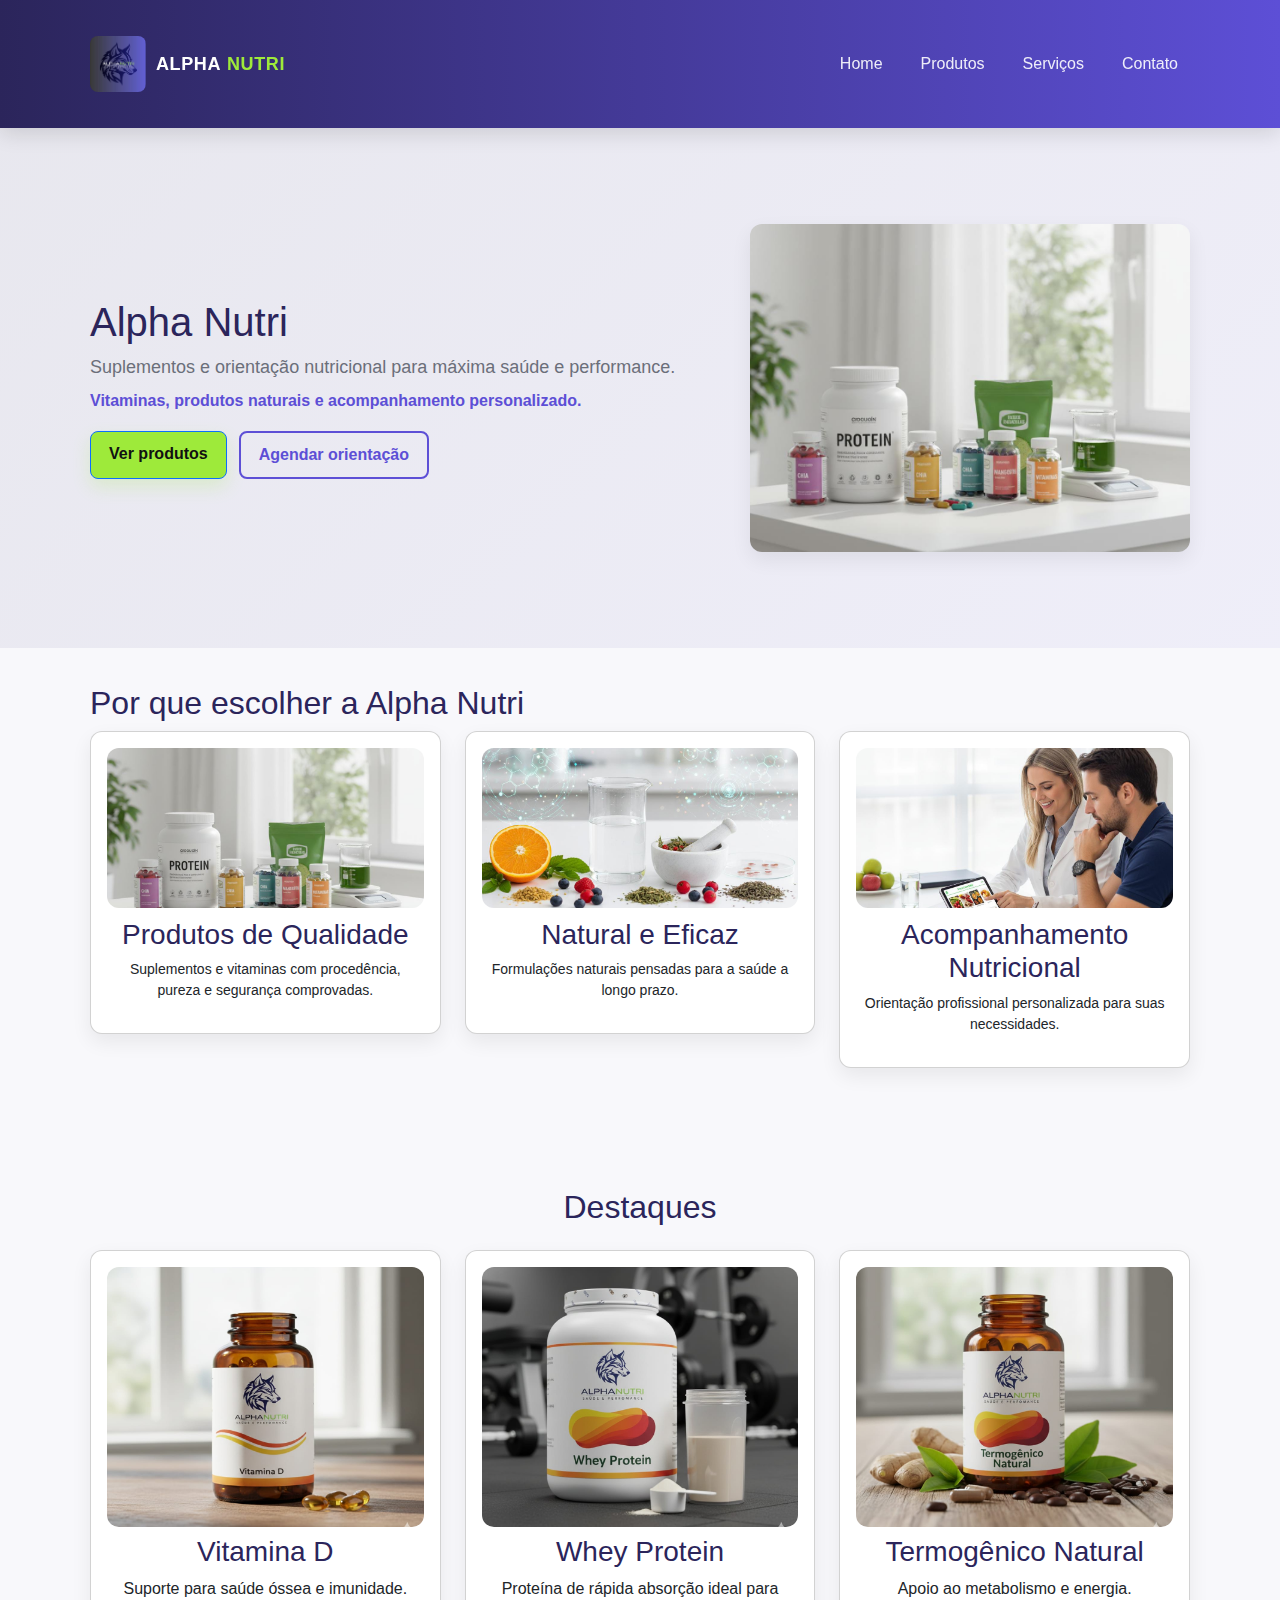
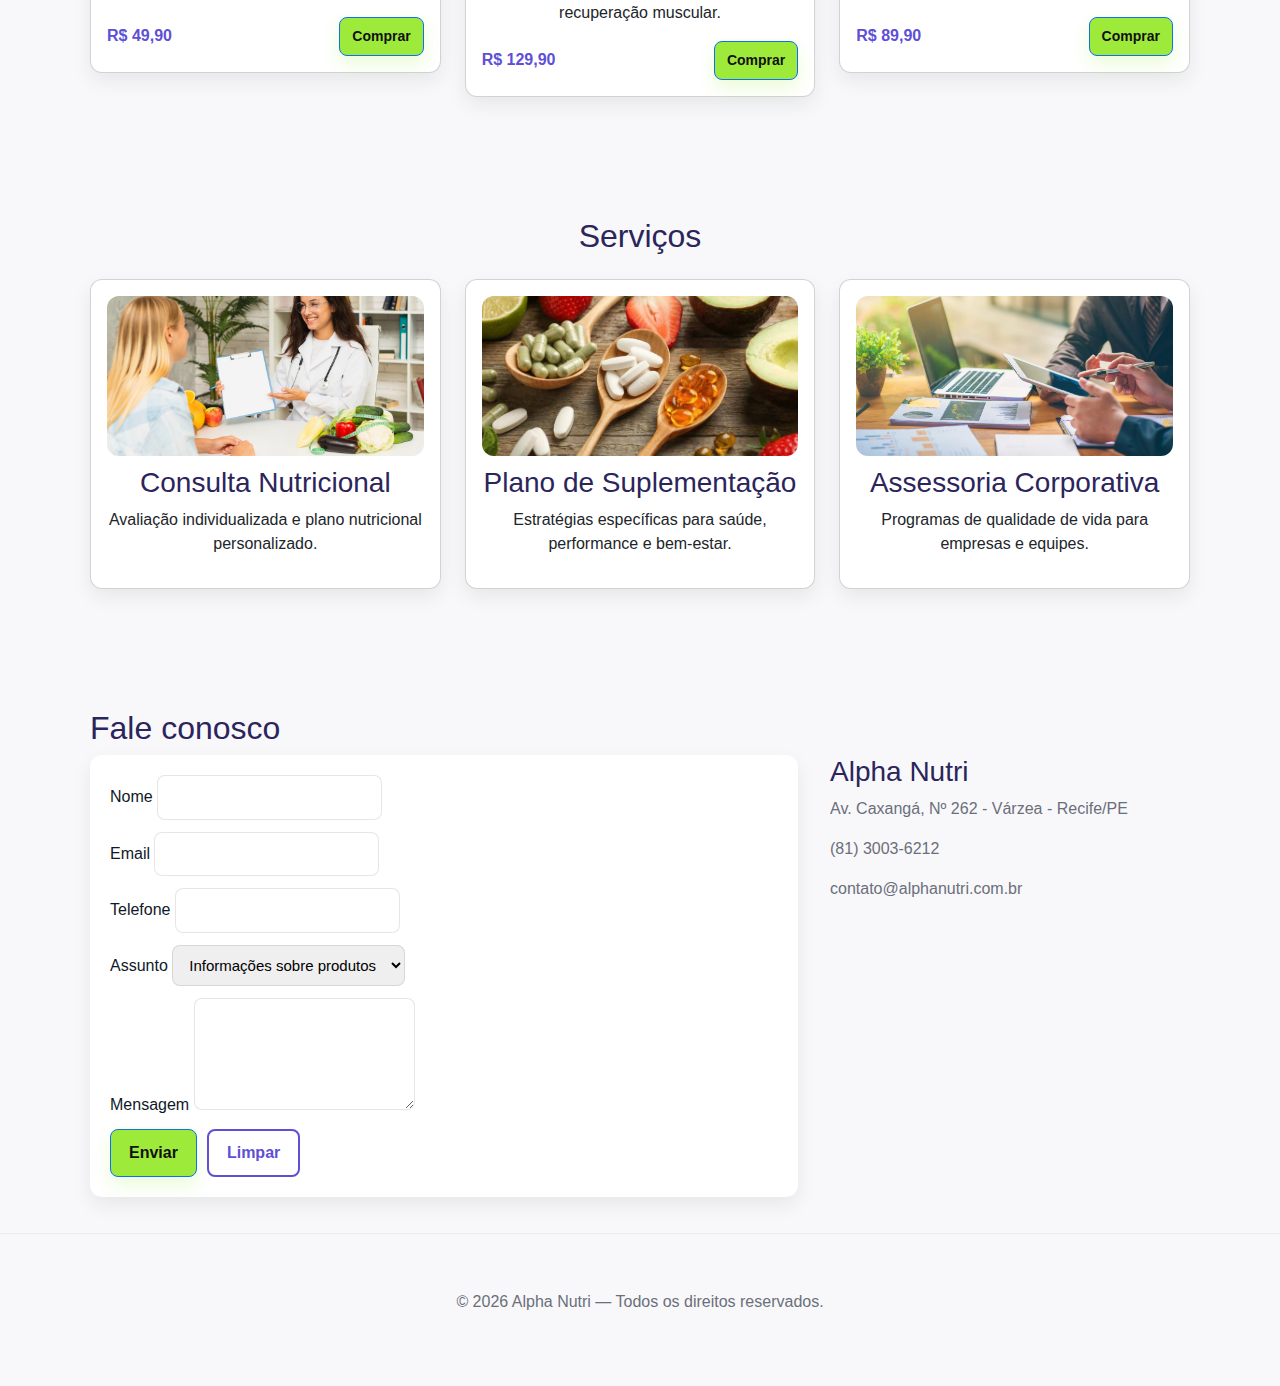
<file: index.html>
<!DOCTYPE html>
<html lang="pt-BR">
<head>
  <meta charset="utf-8" />
  <meta name="viewport" content="width=device-width, initial-scale=1" />

  <title>Alpha Nutri — Saúde e Performance</title>


  <link href="https://cdn.jsdelivr.net/npm/bootstrap@5.3.2/dist/css/bootstrap.min.css" rel="stylesheet">

  <link rel="stylesheet" href="css/style.css" />
  <link rel="icon" type="image/jpeg" href="img/logo.jpeg" />
  <meta name="description" content="Alpha Nutri — suplementos, vitaminas, produtos naturais e orientação nutricional." />
</head>
<body>

 <header class="site-header">
    <div class="container header-inner">
      <a class="brand" href="#">
        <img src="img/logo.jpeg" alt="Alpha Nutri Logo" class="brand-logo" />
        <span class="brand-text"><span class="brand-alpha">ALPHA</span><span class="brand-nutri">NUTRI</span></span>
      </a>

      <nav class="main-nav" aria-label="Menu principal">
        <ul>
          <li><a href="#home">Home</a></li>
          <li><a href="#produtos">Produtos</a></li>
          <li><a href="#servicos">Serviços</a></li>
          <li><a href="#contato">Contato</a></li>
        </ul>
      </nav>

      <button class="btn-menu" aria-expanded="false" aria-label="Abrir menu">☰</button>
    </div>
  </header>
  
  <section id="home" class="hero">
    <div class="container hero-grid">
      <div class="hero-text">
        <h1>Alpha Nutri</h1>
        <p class="lead">Suplementos e orientação nutricional para máxima saúde e performance.</p>
        <p class="cta-line">Vitaminas, produtos naturais e acompanhamento personalizado.</p>

        <div class="hero-actions">
          <a class="btn btn-primary" href="#produtos">Ver produtos</a>
          <a class="btn btn-outline" href="#servicos">Agendar orientação</a>
        </div>
      </div>

      <div class="hero-art">
        <img src="img/produtos.jpeg" alt="Produtos Alpha Nutri" />
      </div>
    </div>
  </section>

  
  <section class="values container">
    <h2>Por que escolher a Alpha Nutri</h2>

    <div class="row g-4">

      <div class="col-12 col-md-4">
        <article class="card small p-3">
          <img src="img/produtos.jpeg" alt="Produtos de Qualidade" />
          <h3>Produtos de Qualidade</h3>
          <p>Suplementos e vitaminas com procedência, pureza e segurança comprovadas.</p>
        </article>
      </div>

      <div class="col-12 col-md-4">
        <article class="card small p-3">
          <img src="img/natural.jpeg" alt="Natural" />
          <h3>Natural e Eficaz</h3>
          <p>Formulações naturais pensadas para a saúde a longo prazo.</p>
        </article>
      </div>

      <div class="col-12 col-md-4">
        <article class="card small p-3">
          <img src="img/nutricionista.jpeg" alt="Nutricionista" />
          <h3>Acompanhamento Nutricional</h3>
          <p>Orientação profissional personalizada para suas necessidades.</p>
        </article>
      </div>

    </div>
  </section>


  <section id="produtos" class="container my-5">
    <h2 class="text-center mb-4">Destaques</h2>

    <div class="row g-4">

      <div class="col-12 col-md-4">
        <article class="product card p-3">
          <img src="img/vitamina D.jpeg" class="img-fluid" alt="Vitamina D" />
          <h3>Vitamina D</h3>
          <p>Suporte para saúde óssea e imunidade.</p>
          <div class="product-foot d-flex justify-content-between align-items-center">
            <span class="price">R$ 49,90</span>
            <a class="btn btn-small btn-primary" href="#contato">Comprar</a>
          </div>
        </article>
      </div>

      <div class="col-12 col-md-4">
        <article class="product card p-3">
          <img src="img/whey protein.jpeg" class="img-fluid" alt="Whey Protein" />
          <h3>Whey Protein</h3>
          <p>Proteína de rápida absorção ideal para recuperação muscular.</p>
          <div class="product-foot d-flex justify-content-between align-items-center">
            <span class="price">R$ 129,90</span>
            <a class="btn btn-small btn-primary" href="#contato">Comprar</a>
          </div>
        </article>
      </div>

      <div class="col-12 col-md-4">
        <article class="product card p-3">
          <img src="img/termogenico.jpeg" class="img-fluid" alt="Termogênico" />
          <h3>Termogênico Natural</h3>
          <p>Apoio ao metabolismo e energia.</p>
          <div class="product-foot d-flex justify-content-between align-items-center">
            <span class="price">R$ 89,90</span>
            <a class="btn btn-small btn-primary" href="#contato">Comprar</a>
          </div>
        </article>
      </div>

    </div>
  </section>

  <section id="servicos" class="container my-5">
    <h2 class="text-center mb-4">Serviços</h2>

    <div class="row g-4">

      <div class="col-12 col-md-4">
        <article class="service card p-3">
          <img src="img/Consulta Nutricional.jpg" class="img-fluid" alt="Consulta Nutricional">
          <h3>Consulta Nutricional</h3>
          <p>Avaliação individualizada e plano nutricional personalizado.</p>
        </article>
      </div>

      <div class="col-12 col-md-4">
        <article class="service card p-3">
          <img src="img/Plano de Suplementação.jpeg" class="img-fluid" alt="Plano de Suplementação">
          <h3>Plano de Suplementação</h3>
          <p>Estratégias específicas para saúde, performance e bem-estar.</p>
        </article>
      </div>

      <div class="col-12 col-md-4">
        <article class="service card p-3">
          <img src="img/Assessoria Corporativa.jpg" class="img-fluid" alt="Assessoria Corporativa">
          <h3>Assessoria Corporativa</h3>
          <p>Programas de qualidade de vida para empresas e equipes.</p>
        </article>
      </div>

    </div>
  </section>

 
  <section id="contato" class="contact container">
    <h2>Fale conosco</h2>

    <div class="contact-grid">
      <form class="contact-form">
        <label>Nome <input type="text" required></label>
        <label>Email <input type="email" required></label>
        <label>Telefone <input type="tel"></label>
        <label>Assunto
          <select>
            <option>Informações sobre produtos</option>
            <option>Agendar consulta</option>
            <option>Parcerias</option>
          </select>
        </label>

        <label>Mensagem <textarea rows="4" required></textarea></label>

        <div class="form-actions">
          <button class="btn btn-primary" type="submit">Enviar</button>
          <button class="btn btn-outline" type="reset">Limpar</button>
        </div>
      </form>

      <div class="contact-info">
        <h3>Alpha Nutri</h3>
        <p>Av. Caxangá, Nº 262 - Várzea - Recife/PE</p>
        <p>(81) 3003-6212</p>
        <p>contato@alphanutri.com.br</p>
      </div>
    </div>
  </section>

 
  <footer class="site-footer">
    <div class="container footer-inner">
      <p>© <span id="year"></span> Alpha Nutri — Todos os direitos reservados.</p>
    </div>
  </footer>

  <script>
    document.getElementById('year').textContent = new Date().getFullYear();
  </script>

</body>
</html>
</file>
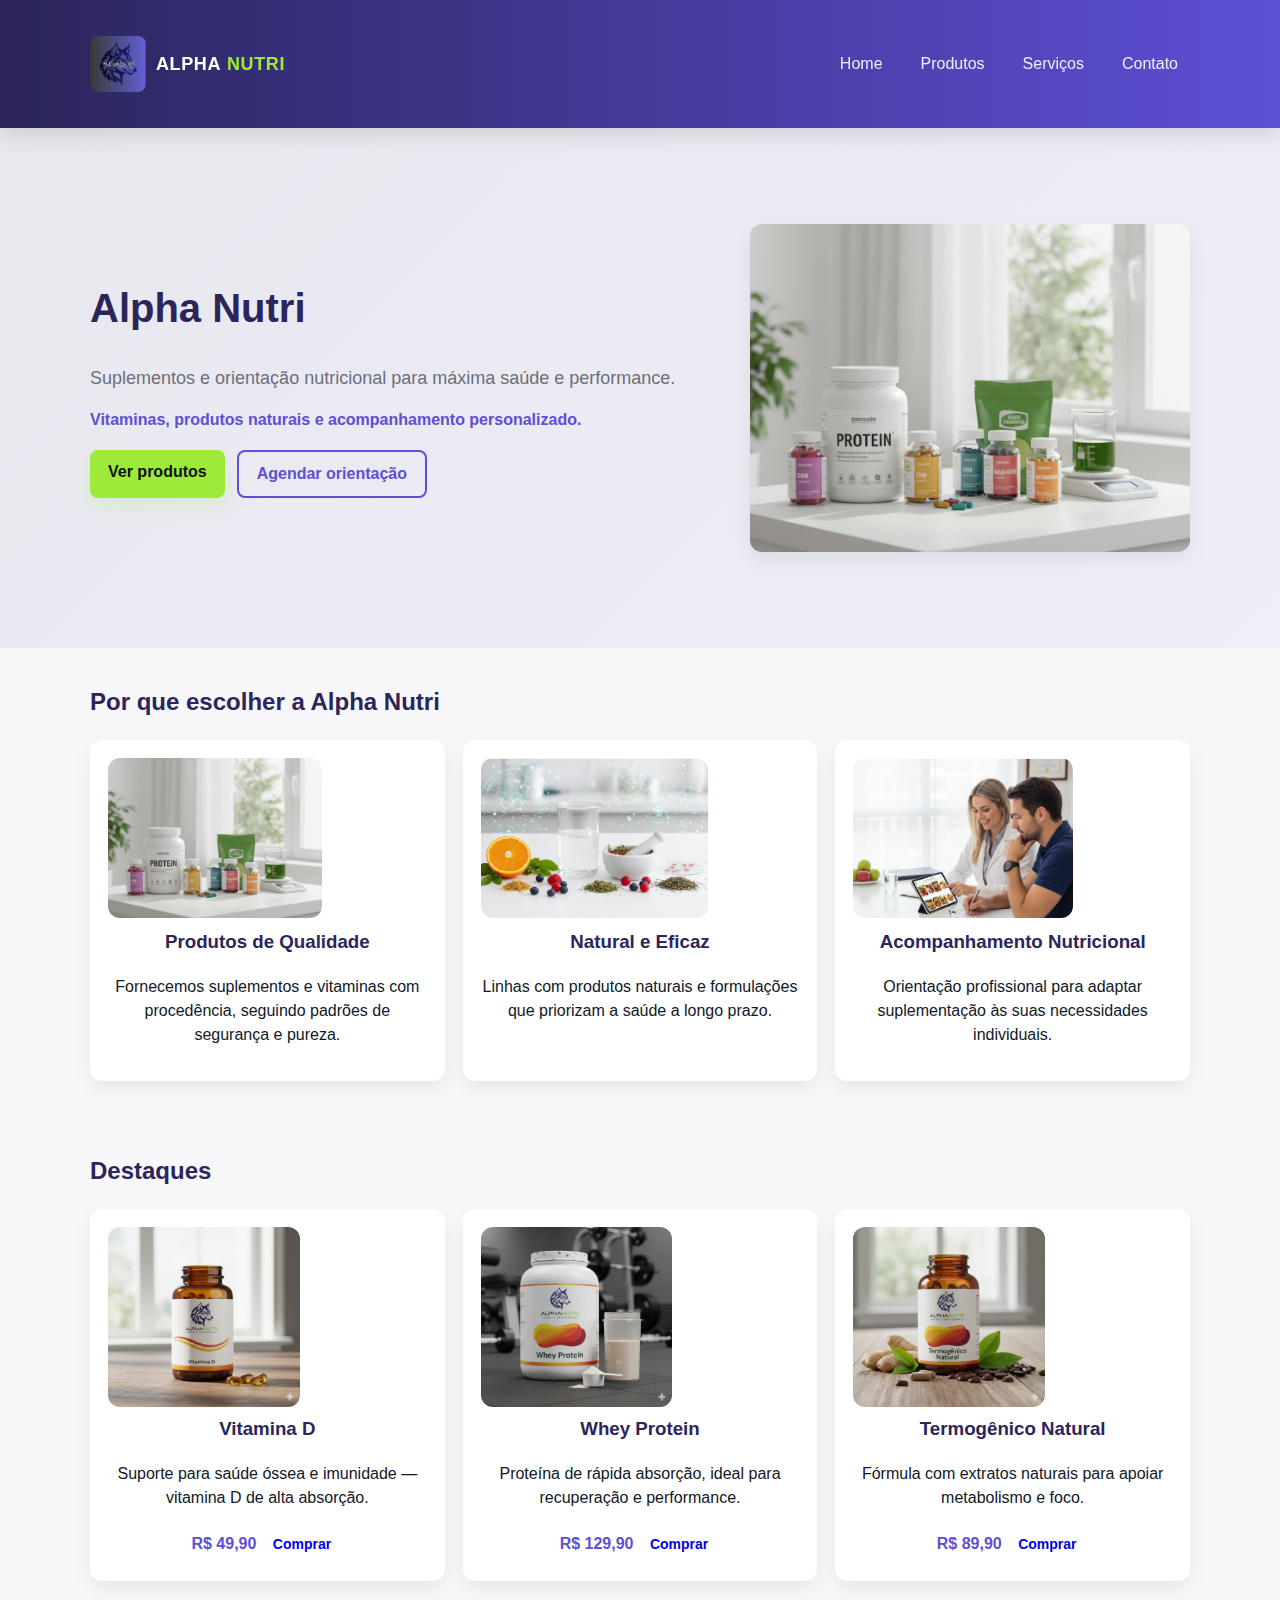
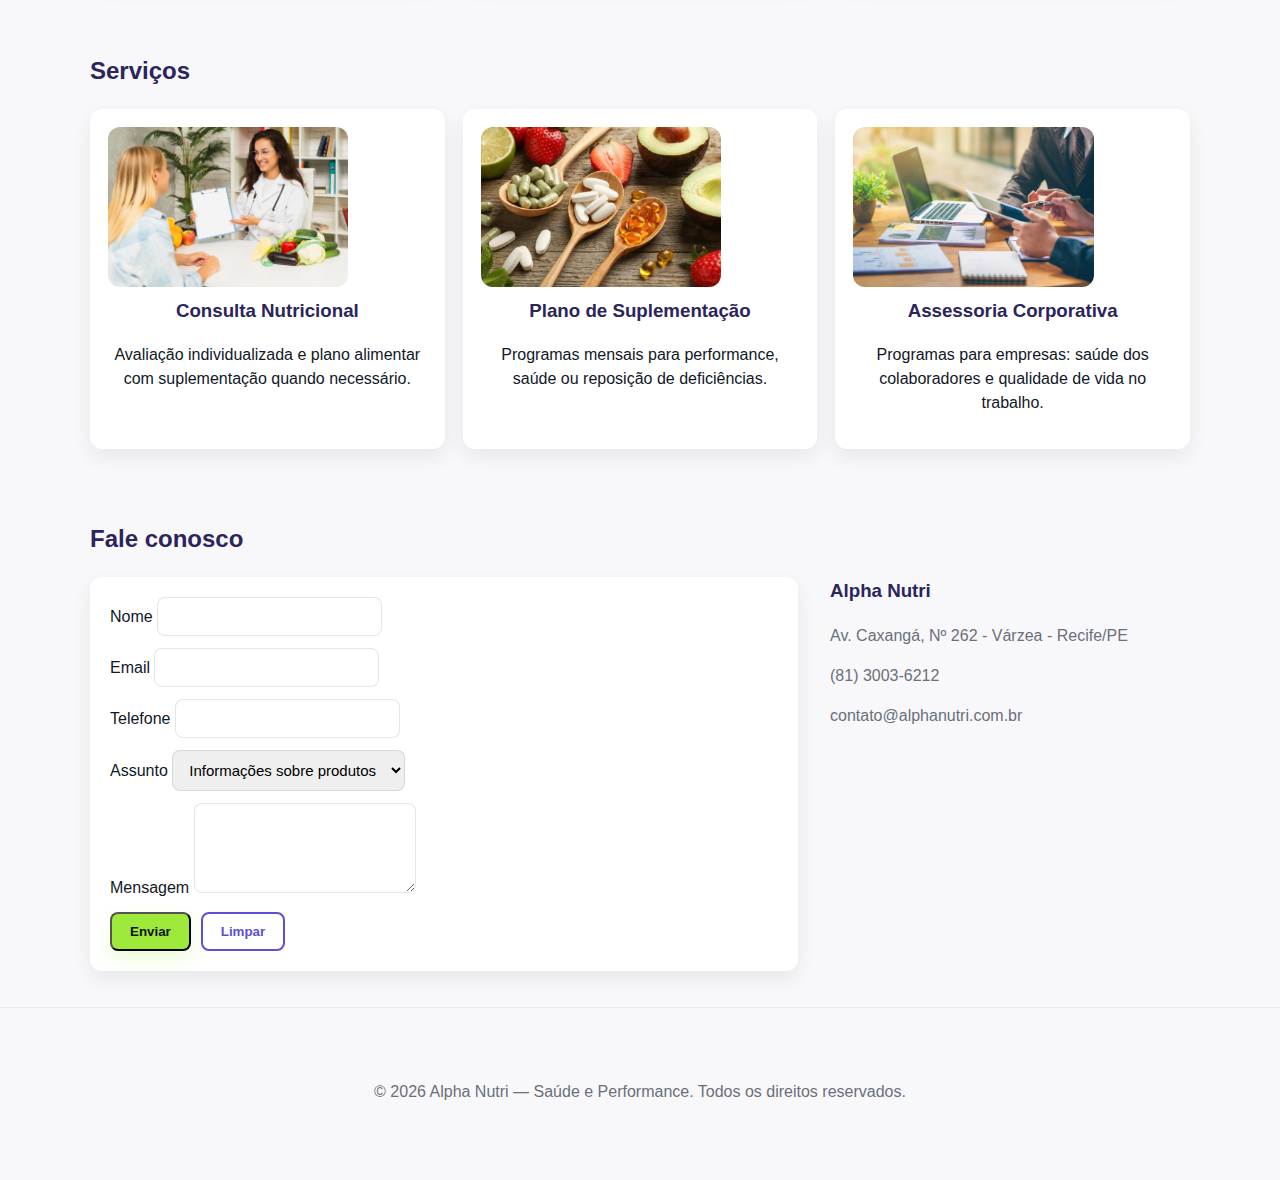
<file: 3º Ciclo Avaliativo - LMF/index.html>
<!DOCTYPE html>
<html lang="pt-BR">
<head>
  <meta charset="utf-8" />
  <meta name="viewport" content="width=device-width, initial-scale=1" />
  <title>Alpha Nutri — Saúde e Performance</title>
  <link rel="stylesheet" href="css/style.css" />
  <link rel="icon" type="image/jpeg" href="img/logo.jpeg" />
  <meta name="description" content="Alpha Nutri — suplementos, vitaminas, produtos naturais e orientação nutricional." />
</head>
<body>

  
  <header class="site-header">
    <div class="container header-inner">
      <a class="brand" href="#">
        <img src="img/logo.jpeg" alt="Alpha Nutri Logo" class="brand-logo" />
        <span class="brand-text"><span class="brand-alpha">ALPHA</span><span class="brand-nutri">NUTRI</span></span>
      </a>

      <nav class="main-nav" aria-label="Menu principal">
        <ul>
          <li><a href="#home">Home</a></li>
          <li><a href="#produtos">Produtos</a></li>
          <li><a href="#servicos">Serviços</a></li>
          <li><a href="#contato">Contato</a></li>
        </ul>
      </nav>

      <button class="btn-menu" aria-expanded="false" aria-label="Abrir menu">☰</button>
    </div>
  </header>

 
  <section id="home" class="hero">
    <div class="container hero-grid">
      <div class="hero-text">
        <h1>Alpha Nutri</h1>
        <p class="lead">Suplementos e orientação nutricional para máxima saúde e performance.</p>
        <p class="cta-line">Vitaminas, produtos naturais e acompanhamento personalizado.</p>
        <div class="hero-actions">
          <a class="btn btn-primary" href="#produtos">Ver produtos</a>
          <a class="btn btn-outline" href="#servicos">Agendar orientação</a>
        </div>
      </div>

      <div class="hero-art">
        <img src="img/produtos.jpeg" alt="Produtos Alpha Nutri" />
      </div>
    </div>
  </section>

  
  <section class="values container" aria-labelledby="valores-title">
    <h2 id="valores-title">Por que escolher a Alpha Nutri</h2>
    <div class="values-grid">
      <article class="card small">
        <img src="img/produtos.jpeg" alt="Produtos de Qualidade" />
        <h3>Produtos de Qualidade</h3>
        <p>Fornecemos suplementos e vitaminas com procedência, seguindo padrões de segurança e pureza.</p>
      </article>

      <article class="card small">
        <img src="img/natural.jpeg" alt="Natural" />
        <h3>Natural e Eficaz</h3>
        <p>Linhas com produtos naturais e formulações que priorizam a saúde a longo prazo.</p>
      </article>

      <article class="card small">
        <img src="img/nutricionista.jpeg" alt="Nutricionista" />
        <h3>Acompanhamento Nutricional</h3>
        <p>Orientação profissional para adaptar suplementação às suas necessidades individuais.</p>
      </article>
    </div>
  </section>


  <section id="produtos" class="products container" aria-labelledby="produtos-title">
    <h2 id="produtos-title">Destaques</h2>
    <div class="products-grid">
      <article class="product">
        <img src="img/vitamina D.jpeg" alt="Vitamina D" />
        <h3>Vitamina D</h3>
        <p>Suporte para saúde óssea e imunidade — vitamina D de alta absorção.</p>
        <div class="product-foot">
          <span class="price">R$ 49,90</span>
          <a class="btn btn-small" href="#contato">Comprar</a>
        </div>
      </article>

      <article class="product">
        <img src="img/whey protein.jpeg" alt="Whey Protein" />
        <h3>Whey Protein</h3>
        <p>Proteína de rápida absorção, ideal para recuperação e performance.</p>
        <div class="product-foot">
          <span class="price">R$ 129,90</span>
          <a class="btn btn-small" href="#contato">Comprar</a>
        </div>
      </article>

      <article class="product">
        <img src="img/termogenico.jpeg" alt="Termogênico" />
        <h3>Termogênico Natural</h3>
        <p>Fórmula com extratos naturais para apoiar metabolismo e foco.</p>
        <div class="product-foot">
          <span class="price">R$ 89,90</span>
          <a class="btn btn-small" href="#contato">Comprar</a>
        </div>
      </article>
    </div>
  </section>

 
  <section id="servicos" class="services container" aria-labelledby="servicos-title">
    <h2 id="servicos-title">Serviços</h2>
    <div class="services-grid">
      <article class="service card">
        <img src="img/Consulta Nutricional.jpg" alt="Consulta Nutricional">
        <h3>Consulta Nutricional</h3>
        <p>Avaliação individualizada e plano alimentar com suplementação quando necessário.</p>
      </article>

      <article class="service card">
        <img src="img/Plano de Suplementação.jpeg" alt="Plano de Suplementação">
        <h3>Plano de Suplementação</h3>
        <p>Programas mensais para performance, saúde ou reposição de deficiências.</p>
      </article>

      <article class="service card">
        <img src="img/Assessoria Corporativa.jpg" alt="Assessoria Corporativa">
        <h3>Assessoria Corporativa</h3>
        <p>Programas para empresas: saúde dos colaboradores e qualidade de vida no trabalho.</p>
      </article>
    </div>
  </section>


  <section id="contato" class="contact container" aria-labelledby="contato-title">
    <h2 id="contato-title">Fale conosco</h2>
    <div class="contact-grid">
      <form class="contact-form" onsubmit="alert('Formulário simulado — configure backend para enviar'); return false;">
        <label>Nome <input type="text" required></label>
        <label>Email <input type="email" required></label>
        <label>Telefone <input type="tel"></label>
        <label>Assunto
          <select>
            <option>Informações sobre produtos</option>
            <option>Agendar consulta</option>
            <option>Parcerias</option>
          </select>
        </label>
        <label>Mensagem <textarea rows="4" required></textarea></label>
        <div class="form-actions">
          <button class="btn btn-primary" type="submit">Enviar</button>
          <button class="btn btn-outline" type="reset">Limpar</button>
        </div>
      </form>

      <div class="contact-info">
        <h3>Alpha Nutri</h3>
        <p>Av. Caxangá, Nº 262 - Várzea - Recife/PE</p>
        <p>(81) 3003-6212</p>
        <p>contato@alphanutri.com.br</p>
      </div>
    </div>
  </section>


  <footer class="site-footer">
    <div class="container footer-inner">
      <p>© <span id="year"></span> Alpha Nutri — Saúde e Performance. Todos os direitos reservados.</p>
    </div>
  </footer>

  <script>
    document.getElementById('year').textContent = new Date().getFullYear();
  </script>

</body>
</html>
</file>
<file: css/style.css>
:root {
    --brand-dark-1: #2b255b;
    --brand-dark-2: #5d4fd6;
    --accent-green: #9eea3a;
    --muted: #6b6f7a;
    --bg: #f8f8fb;
    --card-bg: #ffffff;
    --shadow: 0 8px 20px rgba(11, 12, 20, 0.07);
    --radius: 12px;
    --max-width: 1100px;
  }
  
  
  * {
    box-sizing: border-box;
    scroll-behavior: smooth;
  }
  body {
    margin: 0;
    font-family: "Inter", Arial, sans-serif;
    background: var(--bg);
    color: #111827;
    line-height: 1.5;
    overflow-x: hidden;
  }
  img {
    max-width: 100%;
    display: block;
    border-radius: var(--radius);
  }
  h1, h2, h3 {
    color: var(--brand-dark-1);
    margin-top: 0;
  }
  
  
  .container {
    width: 94%;
    max-width: var(--max-width);
    margin: 0 auto;
    padding: 36px 0;
  }
  
 
  .site-header {
    background: linear-gradient(90deg, var(--brand-dark-1), var(--brand-dark-2));
    color: #fff;
    position: sticky;
    top: 0;
    z-index: 40;
    box-shadow: 0 6px 20px rgba(0, 0, 0, 0.12);
  }
  .header-inner {
    display: flex;
    align-items: center;
    justify-content: space-between;
    gap: 18px;
  }
  .brand {
    display: flex;
    align-items: center;
    gap: 10px;
    text-decoration: none;
    color: inherit;
  }
  .brand-logo {
    width: 56px;
    height: 56px;
    border-radius: 8px;
  }
  .brand-text {
    font-weight: 700;
    font-size: 18px;
    letter-spacing: 0.6px;
  }
  .brand-nutri {
    color: var(--accent-green);
    margin-left: 6px;
  }
  .main-nav ul {
    list-style: none;
    display: flex;
    gap: 14px;
    margin: 0;
    padding: 0;
  }
  .main-nav a {
    color: rgba(255, 255, 255, 0.9);
    text-decoration: none;
    padding: 8px 12px;
    border-radius: 8px;
    transition: background 0.3s;
  }
  .main-nav a:hover {
    background: rgba(255, 255, 255, 0.1);
  }
  .btn-menu {
    display: none;
    background: transparent;
    border: none;
    color: #fff;
    font-size: 24px;
  }
  

  .hero {
    background: linear-gradient(135deg, rgba(43, 37, 91, 0.08), rgba(93, 79, 214, 0.06));
    padding: 60px 0;
  }
  .hero-grid {
    display: grid;
    grid-template-columns: 1fr 440px;
    gap: 30px;
    align-items: center;
  }
  .hero-text h1 {
    font-size: 40px;
    color: var(--brand-dark-1);
  }
  .lead {
    font-size: 18px;
    color: var(--muted);
    margin-bottom: 8px;
  }
  .cta-line {
    color: var(--brand-dark-2);
    font-weight: 600;
    margin-bottom: 18px;
  }
  .hero-actions {
    display: flex;
    gap: 12px;
  }
  .hero-art img {
    border-radius: var(--radius);
    box-shadow: var(--shadow);
  }
  

  .btn {
    display: inline-block;
    border-radius: 8px;
    padding: 10px 18px;
    font-weight: 600;
    text-decoration: none;
    cursor: pointer;
    transition: transform 0.2s ease, box-shadow 0.3s ease;
  }
  .btn:hover {
    transform: translateY(-2px);
  }
  .btn-primary {
    background: var(--accent-green);
    color: #111;
    box-shadow: 0 8px 18px rgba(154, 234, 58, 0.2);
  }
  .btn-outline {
    border: 2px solid var(--brand-dark-2);
    color: var(--brand-dark-2);
    background: transparent;
  }
  .btn-small {
    font-size: 14px;
    padding: 8px 12px;
  }
  

  .values-grid, .products-grid, .services-grid {
    display: grid;
    gap: 18px;
    grid-template-columns: repeat(auto-fit, minmax(280px, 1fr));
    margin-top: 14px;
  }
  .card, .product, .service {
    background: var(--card-bg);
    border-radius: var(--radius);
    box-shadow: var(--shadow);
    padding: 18px;
    text-align: center;
    animation: fadeIn 1.2s ease both;
  }
  .card img {
    height: 160px;
    object-fit: cover;
    border-radius: var(--radius);
    margin-bottom: 10px;
  }

.product img {
    width: 100%;
    height: auto;
    object-fit: cover;
    max-height: 260px;
    border-radius: var(--radius);
    margin-bottom: 8px;
}

  .price {
    font-weight: 700;
    color: var(--brand-dark-2);
  }
  

  .contact-grid {
    display: grid;
    grid-template-columns: 1fr 360px;
    gap: 32px;
  }
  .contact-form {
    background: var(--card-bg);
    border-radius: var(--radius);
    padding: 20px;
    box-shadow: var(--shadow);
    display: flex;
    flex-direction: column;
    gap: 12px;
  }
  .contact-form input,
  .contact-form select,
  .contact-form textarea {
    border: 1px solid rgba(11, 12, 20, 0.1);
    border-radius: 8px;
    padding: 10px 12px;
    font-size: 15px;
  }
  .form-actions {
    display: flex;
    gap: 10px;
  }
  .contact-info {
    color: var(--muted);
  }
  
  
  .site-footer {
    border-top: 1px solid rgba(11, 12, 20, 0.05);
    background: transparent;
    padding: 20px 0;
    text-align: center;
    color: var(--muted);
  }
  

  @keyframes fadeIn {
    0% {
      opacity: 0;
      transform: translateY(20px);
    }
    100% {
      opacity: 1;
      transform: translateY(0);
    }
  }
  

  @media (max-width: 980px) {
    .hero-grid, .contact-grid {
      grid-template-columns: 1fr;
    }
    .btn-menu {
      display: block;
    }
    .main-nav {
      display: none;
      position: absolute;
      top: 70px;
      right: 10px;
      background: linear-gradient(90deg, var(--brand-dark-1), var(--brand-dark-2));
      border-radius: 8px;
      padding: 10px;
    }
    .main-nav ul {
      flex-direction: column;
      gap: 10px;
    }
    .main-nav.open {
      display: block;
    }
  }
</file>
<file: 3º Ciclo Avaliativo - LMF/css/style.css>
:root {
    --brand-dark-1: #2b255b;
    --brand-dark-2: #5d4fd6;
    --accent-green: #9eea3a;
    --muted: #6b6f7a;
    --bg: #f8f8fb;
    --card-bg: #ffffff;
    --shadow: 0 8px 20px rgba(11, 12, 20, 0.07);
    --radius: 12px;
    --max-width: 1100px;
  }
  
  
  * {
    box-sizing: border-box;
    scroll-behavior: smooth;
  }
  body {
    margin: 0;
    font-family: "Inter", Arial, sans-serif;
    background: var(--bg);
    color: #111827;
    line-height: 1.5;
    overflow-x: hidden;
  }
  img {
    max-width: 100%;
    display: block;
    border-radius: var(--radius);
  }
  h1, h2, h3 {
    color: var(--brand-dark-1);
    margin-top: 0;
  }
  
  
  .container {
    width: 94%;
    max-width: var(--max-width);
    margin: 0 auto;
    padding: 36px 0;
  }
  
 
  .site-header {
    background: linear-gradient(90deg, var(--brand-dark-1), var(--brand-dark-2));
    color: #fff;
    position: sticky;
    top: 0;
    z-index: 40;
    box-shadow: 0 6px 20px rgba(0, 0, 0, 0.12);
  }
  .header-inner {
    display: flex;
    align-items: center;
    justify-content: space-between;
    gap: 18px;
  }
  .brand {
    display: flex;
    align-items: center;
    gap: 10px;
    text-decoration: none;
    color: inherit;
  }
  .brand-logo {
    width: 56px;
    height: 56px;
    border-radius: 8px;
  }
  .brand-text {
    font-weight: 700;
    font-size: 18px;
    letter-spacing: 0.6px;
  }
  .brand-nutri {
    color: var(--accent-green);
    margin-left: 6px;
  }
  .main-nav ul {
    list-style: none;
    display: flex;
    gap: 14px;
    margin: 0;
    padding: 0;
  }
  .main-nav a {
    color: rgba(255, 255, 255, 0.9);
    text-decoration: none;
    padding: 8px 12px;
    border-radius: 8px;
    transition: background 0.3s;
  }
  .main-nav a:hover {
    background: rgba(255, 255, 255, 0.1);
  }
  .btn-menu {
    display: none;
    background: transparent;
    border: none;
    color: #fff;
    font-size: 24px;
  }
  

  .hero {
    background: linear-gradient(135deg, rgba(43, 37, 91, 0.08), rgba(93, 79, 214, 0.06));
    padding: 60px 0;
  }
  .hero-grid {
    display: grid;
    grid-template-columns: 1fr 440px;
    gap: 30px;
    align-items: center;
  }
  .hero-text h1 {
    font-size: 40px;
    color: var(--brand-dark-1);
  }
  .lead {
    font-size: 18px;
    color: var(--muted);
    margin-bottom: 8px;
  }
  .cta-line {
    color: var(--brand-dark-2);
    font-weight: 600;
    margin-bottom: 18px;
  }
  .hero-actions {
    display: flex;
    gap: 12px;
  }
  .hero-art img {
    border-radius: var(--radius);
    box-shadow: var(--shadow);
  }
  

  .btn {
    display: inline-block;
    border-radius: 8px;
    padding: 10px 18px;
    font-weight: 600;
    text-decoration: none;
    cursor: pointer;
    transition: transform 0.2s ease, box-shadow 0.3s ease;
  }
  .btn:hover {
    transform: translateY(-2px);
  }
  .btn-primary {
    background: var(--accent-green);
    color: #111;
    box-shadow: 0 8px 18px rgba(154, 234, 58, 0.2);
  }
  .btn-outline {
    border: 2px solid var(--brand-dark-2);
    color: var(--brand-dark-2);
    background: transparent;
  }
  .btn-small {
    font-size: 14px;
    padding: 8px 12px;
  }
  

  .values-grid, .products-grid, .services-grid {
    display: grid;
    gap: 18px;
    grid-template-columns: repeat(auto-fit, minmax(280px, 1fr));
    margin-top: 14px;
  }
  .card, .product, .service {
    background: var(--card-bg);
    border-radius: var(--radius);
    box-shadow: var(--shadow);
    padding: 18px;
    text-align: center;
    animation: fadeIn 1.2s ease both;
  }
  .card img {
    height: 160px;
    object-fit: cover;
    border-radius: var(--radius);
    margin-bottom: 10px;
  }
  .product img {
    height: 180px;
    object-fit: cover;
    margin-bottom: 8px;
  }
  .price {
    font-weight: 700;
    color: var(--brand-dark-2);
  }
  

  .contact-grid {
    display: grid;
    grid-template-columns: 1fr 360px;
    gap: 32px;
  }
  .contact-form {
    background: var(--card-bg);
    border-radius: var(--radius);
    padding: 20px;
    box-shadow: var(--shadow);
    display: flex;
    flex-direction: column;
    gap: 12px;
  }
  .contact-form input,
  .contact-form select,
  .contact-form textarea {
    border: 1px solid rgba(11, 12, 20, 0.1);
    border-radius: 8px;
    padding: 10px 12px;
    font-size: 15px;
  }
  .form-actions {
    display: flex;
    gap: 10px;
  }
  .contact-info {
    color: var(--muted);
  }
  
  
  .site-footer {
    border-top: 1px solid rgba(11, 12, 20, 0.05);
    background: transparent;
    padding: 20px 0;
    text-align: center;
    color: var(--muted);
  }
  

  @keyframes fadeIn {
    0% {
      opacity: 0;
      transform: translateY(20px);
    }
    100% {
      opacity: 1;
      transform: translateY(0);
    }
  }
  

  @media (max-width: 980px) {
    .hero-grid, .contact-grid {
      grid-template-columns: 1fr;
    }
    .btn-menu {
      display: block;
    }
    .main-nav {
      display: none;
      position: absolute;
      top: 70px;
      right: 10px;
      background: linear-gradient(90deg, var(--brand-dark-1), var(--brand-dark-2));
      border-radius: 8px;
      padding: 10px;
    }
    .main-nav ul {
      flex-direction: column;
      gap: 10px;
    }
    .main-nav.open {
      display: block;
    }
  }
</file>
